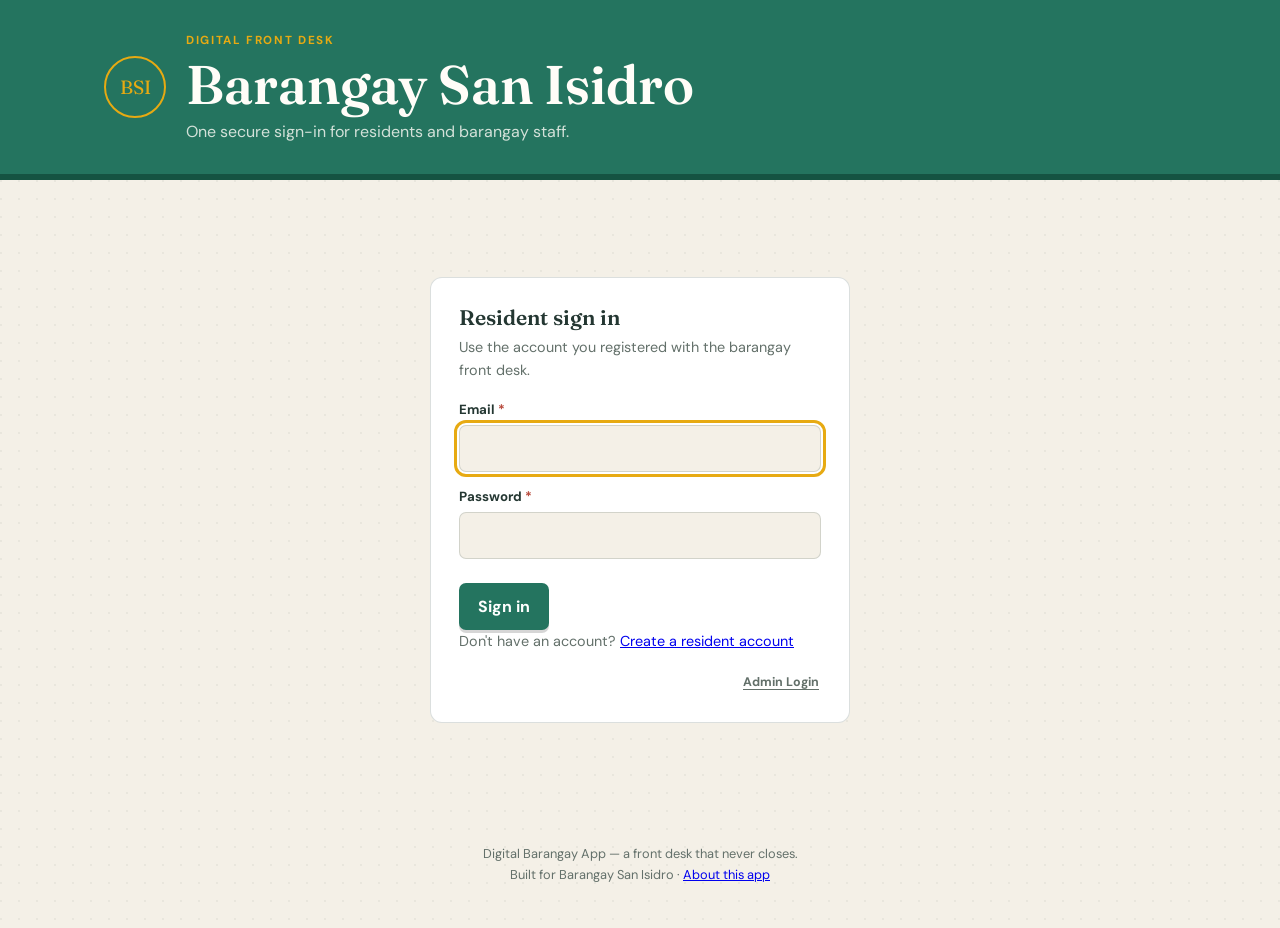
<file: index.html>
<!DOCTYPE html>
<html lang="en">
<head>
<meta charset="UTF-8">
<meta name="viewport" content="width=device-width, initial-scale=1.0">
<meta name="description" content="Sign in to Barangay San Isidro's digital front desk">
<title>Sign In — Digital Barangay App</title>
<link rel="stylesheet" href="style.css">
<link rel="stylesheet" href="admin.css">
</head>
<body>
<header class="hall-header"><div class="hall-header__inner"><div class="seal" aria-hidden="true">BSI</div><div><p class="eyebrow">Digital Front Desk</p><h1>Barangay San Isidro</h1><p class="tagline">One secure sign-in for residents and barangay staff.</p></div></div></header>
<main class="gateway-shell"><div class="gateway-card-wrap"><form id="gateway-form" class="counter-form admin-login-card" novalidate><div class="gateway-title"><h3 id="gateway-heading">Resident sign in</h3></div><p class="hint" id="gateway-hint">Use the account you registered with the barangay front desk.</p><div id="gateway-error" class="form-alert" hidden></div><label for="gateway-email">Email <span aria-hidden="true">*</span></label><input id="gateway-email" type="email" autocomplete="username" required><label for="gateway-password">Password <span aria-hidden="true">*</span></label><input id="gateway-password" type="password" autocomplete="current-password" required><button type="submit" class="btn btn--green" id="gateway-submit">Sign in</button><p class="hint" id="gateway-register-row" style="margin-bottom:0">Don't have an account? <a href="member-register.html">Create a resident account</a></p><div class="mode-switch-row"><button type="button" id="gateway-switch" class="mode-switch">Admin Login</button></div></form></div></main>
<footer class="hall-footer"><p>Digital Barangay App — a front desk that never closes.</p><span>Built for Barangay San Isidro · <a href="about.html">About this app</a></span></footer>
<script src="api.js"></script><script src="gateway.js"></script>
</body></html>
</file>
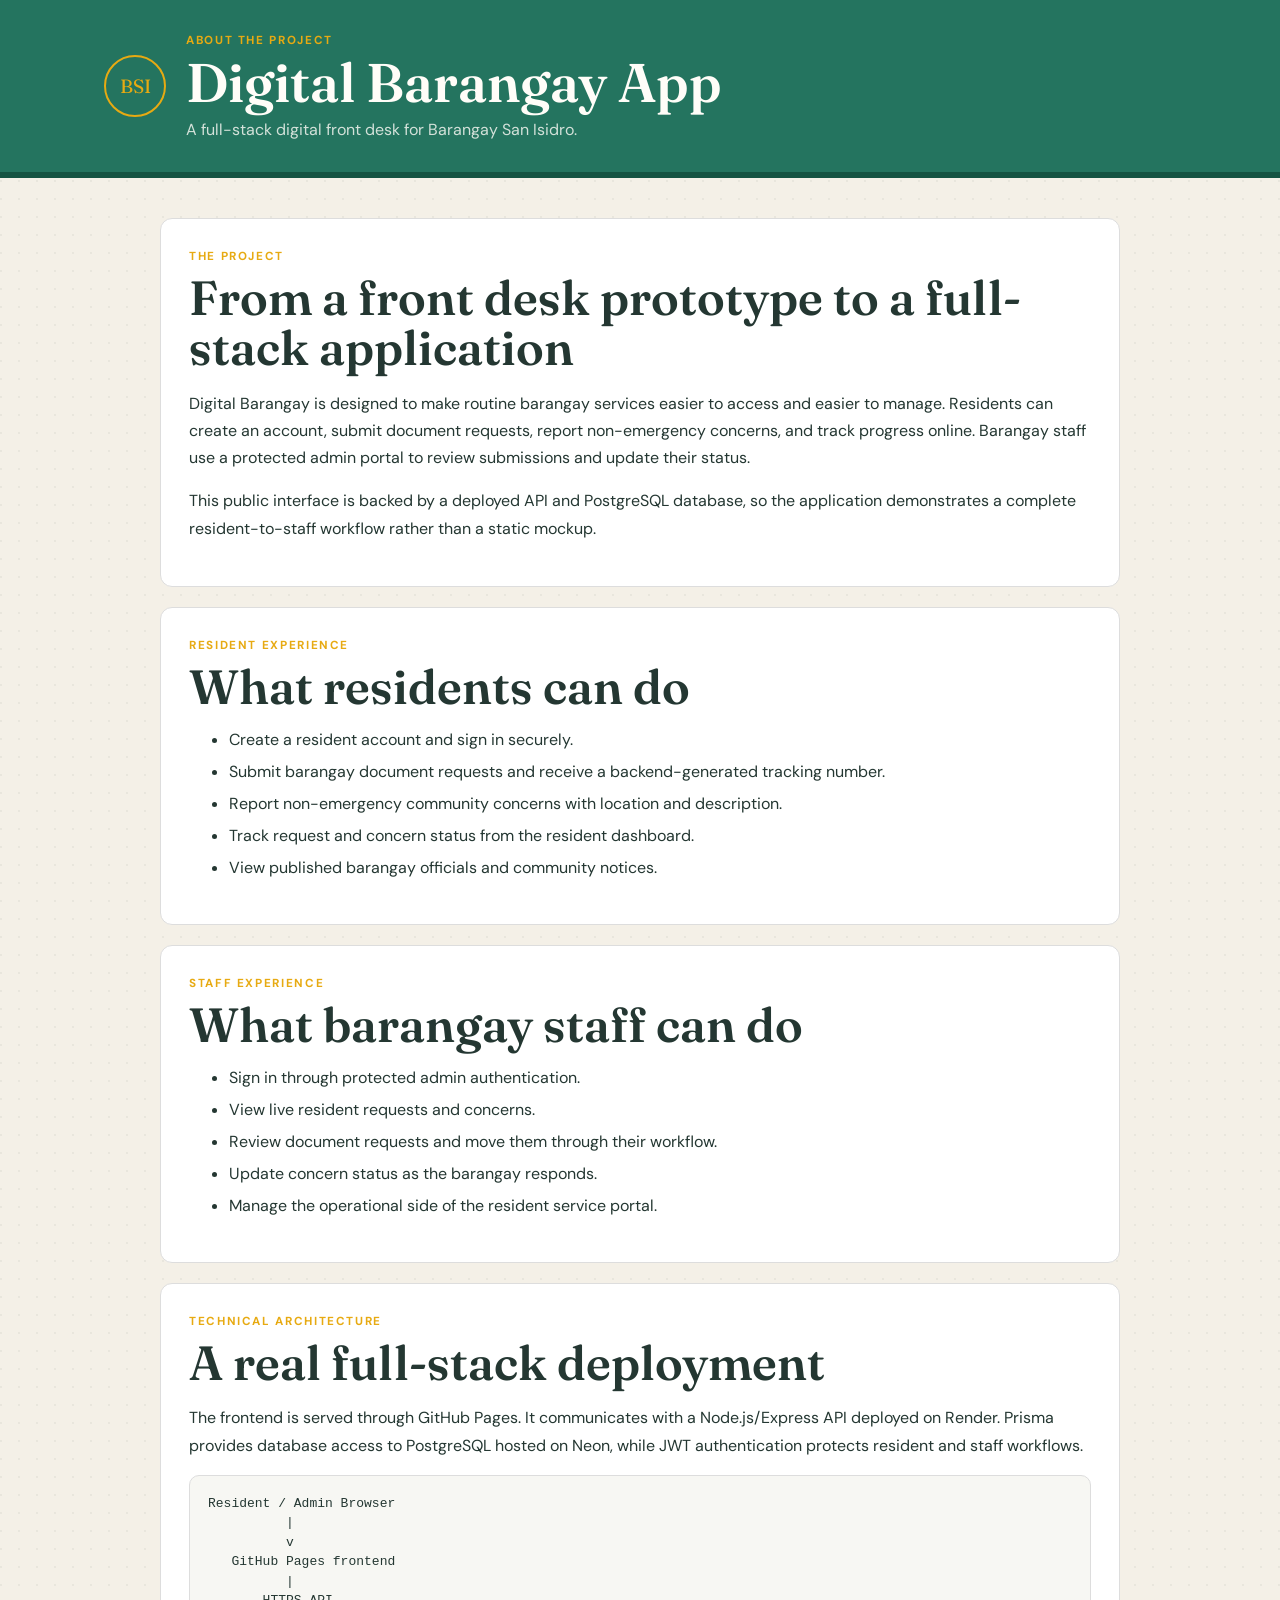
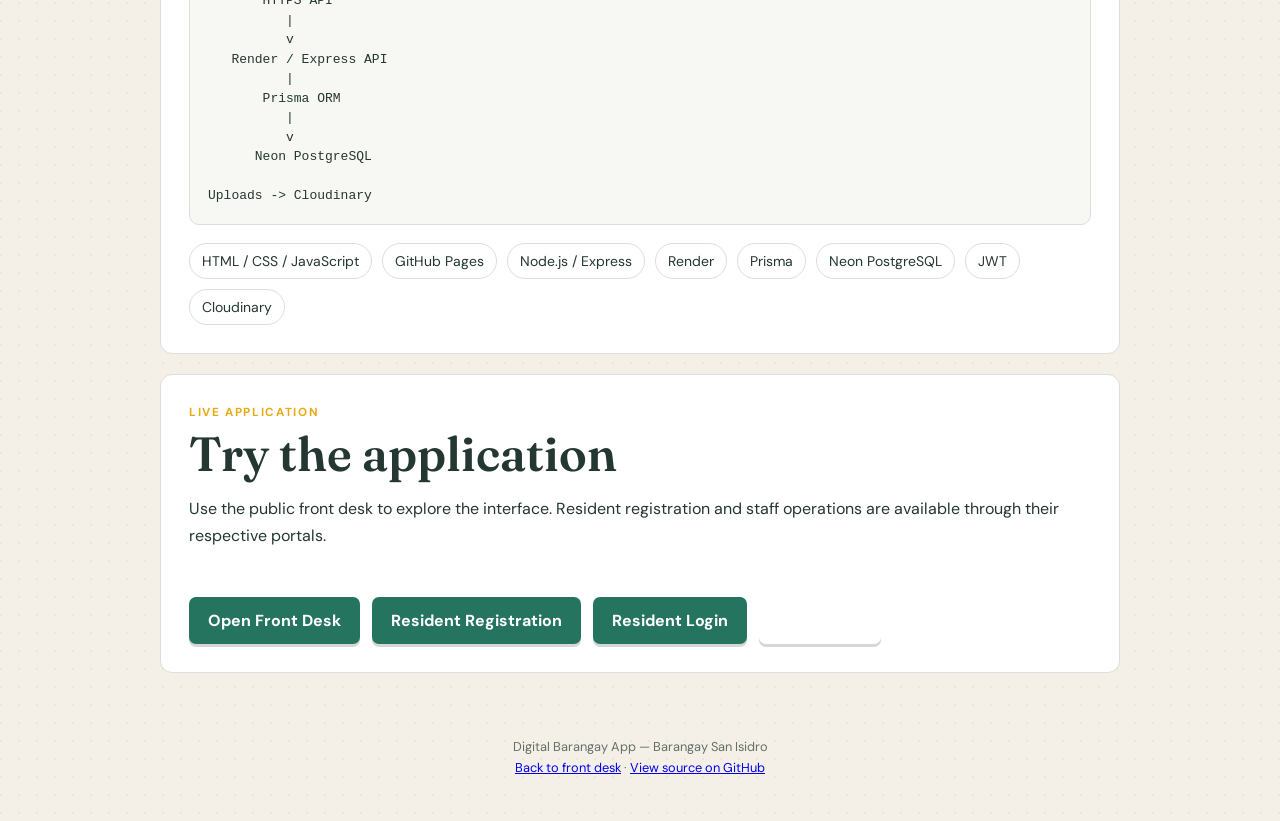
<file: about.html>
<!DOCTYPE html>
<html lang="en">
<head>
<meta charset="UTF-8"><meta name="viewport" content="width=device-width, initial-scale=1.0">
<meta name="description" content="About the Digital Barangay App — a full-stack resident and barangay staff portal">
<title>About — Digital Barangay App</title>
<link rel="stylesheet" href="style.css">
<style>
.about-main{max-width:1000px;margin:40px auto;padding:0 20px}.about-card{background:#fff;border:1px solid #ddd;border-radius:12px;padding:28px;margin-bottom:20px}.about-card h2{margin-top:0}.about-card p{line-height:1.7}.about-card li{margin:8px 0;line-height:1.5}.stack{display:flex;flex-wrap:wrap;gap:10px;margin-top:18px}.stack span{padding:8px 12px;border:1px solid #ddd;border-radius:999px;font-size:14px}.about-actions{display:flex;gap:12px;flex-wrap:wrap;margin-top:24px}.about-actions a{text-decoration:none}.architecture{background:#f7f7f3;border:1px solid #ddd;border-radius:10px;padding:18px;overflow:auto;font-family:ui-monospace,SFMono-Regular,Consolas,monospace;font-size:13px;line-height:1.5}.eyebrow{margin-bottom:6px}
</style>
</head>
<body>
<header class="hall-header"><div class="hall-header__inner"><div class="seal" aria-hidden="true">BSI</div><div><p class="eyebrow">About the project</p><h1>Digital Barangay App</h1><p class="tagline">A full-stack digital front desk for Barangay San Isidro.</p></div></div></header>
<main class="about-main">
<section class="about-card"><p class="eyebrow">THE PROJECT</p><h2>From a front desk prototype to a full-stack application</h2><p>Digital Barangay is designed to make routine barangay services easier to access and easier to manage. Residents can create an account, submit document requests, report non-emergency concerns, and track progress online. Barangay staff use a protected admin portal to review submissions and update their status.</p><p>This public interface is backed by a deployed API and PostgreSQL database, so the application demonstrates a complete resident-to-staff workflow rather than a static mockup.</p></section>
<section class="about-card"><p class="eyebrow">RESIDENT EXPERIENCE</p><h2>What residents can do</h2><ul><li>Create a resident account and sign in securely.</li><li>Submit barangay document requests and receive a backend-generated tracking number.</li><li>Report non-emergency community concerns with location and description.</li><li>Track request and concern status from the resident dashboard.</li><li>View published barangay officials and community notices.</li></ul></section>
<section class="about-card"><p class="eyebrow">STAFF EXPERIENCE</p><h2>What barangay staff can do</h2><ul><li>Sign in through protected admin authentication.</li><li>View live resident requests and concerns.</li><li>Review document requests and move them through their workflow.</li><li>Update concern status as the barangay responds.</li><li>Manage the operational side of the resident service portal.</li></ul></section>
<section class="about-card"><p class="eyebrow">TECHNICAL ARCHITECTURE</p><h2>A real full-stack deployment</h2><p>The frontend is served through GitHub Pages. It communicates with a Node.js/Express API deployed on Render. Prisma provides database access to PostgreSQL hosted on Neon, while JWT authentication protects resident and staff workflows.</p><pre class="architecture">Resident / Admin Browser
          |
          v
   GitHub Pages frontend
          |
       HTTPS API
          |
          v
   Render / Express API
          |
       Prisma ORM
          |
          v
      Neon PostgreSQL

Uploads -> Cloudinary</pre><div class="stack"><span>HTML / CSS / JavaScript</span><span>GitHub Pages</span><span>Node.js / Express</span><span>Render</span><span>Prisma</span><span>Neon PostgreSQL</span><span>JWT</span><span>Cloudinary</span></div></section>
<section class="about-card"><p class="eyebrow">LIVE APPLICATION</p><h2>Try the application</h2><p>Use the public front desk to explore the interface. Resident registration and staff operations are available through their respective portals.</p><div class="about-actions"><a class="btn btn--green" href="index.html">Open Front Desk</a><a class="btn btn--green" href="member-register.html">Resident Registration</a><a class="btn btn--green" href="member-login.html">Resident Login</a><a class="btn btn--ghost" href="admin-login.html">Staff Login</a></div></section>
</main>
<footer class="hall-footer"><p>Digital Barangay App — Barangay San Isidro</p><span><a href="index.html">Back to front desk</a> · <a href="https://github.com/arjayb/Digital-Barangay-App">View source on GitHub</a></span></footer>
</body></html>
</file>
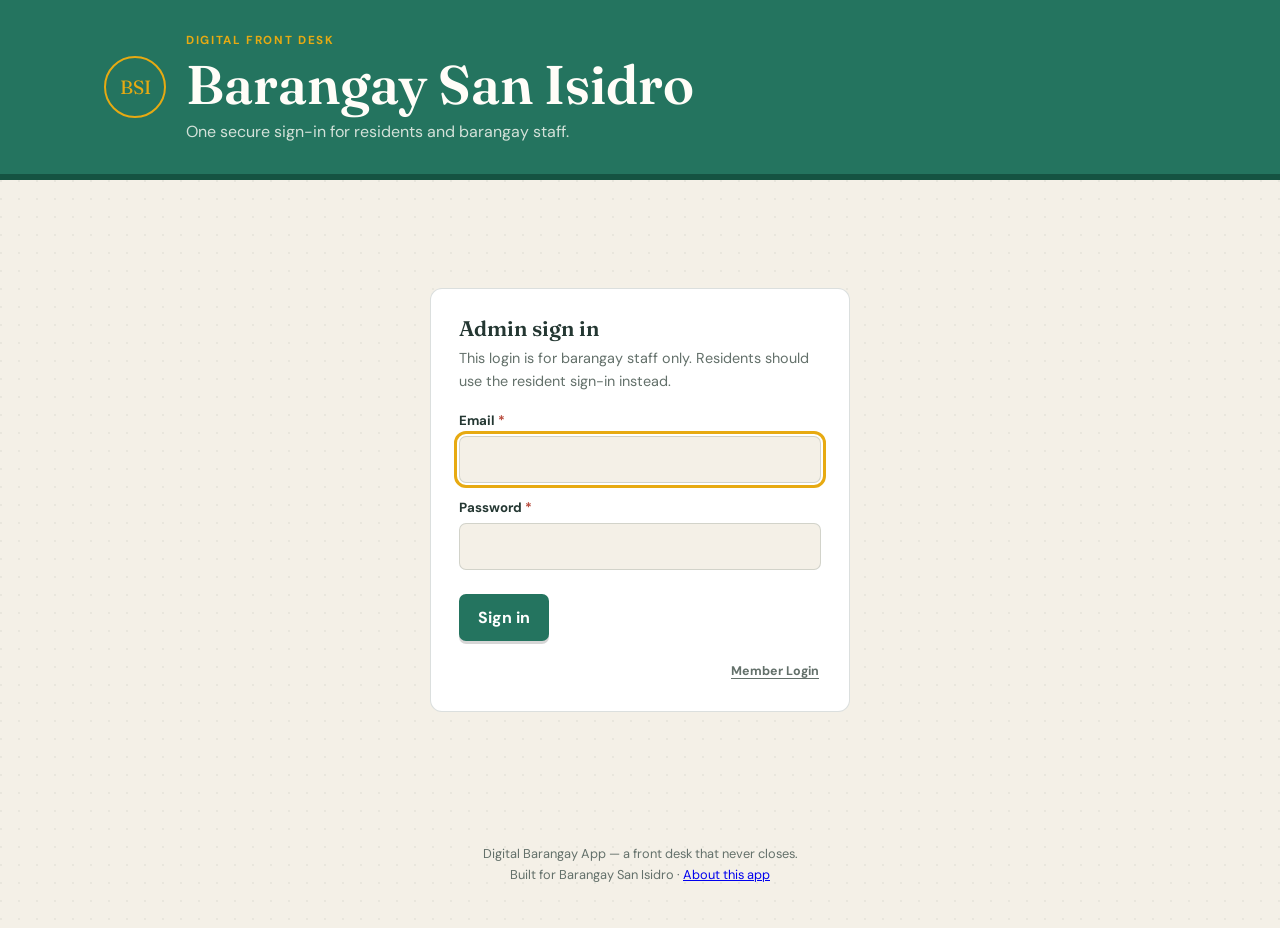
<file: admin-dashboard.html>
<!DOCTYPE html>
<html lang="en">
<head>
<meta charset="UTF-8"><meta name="viewport" content="width=device-width, initial-scale=1.0"><meta name="robots" content="noindex"><title>Admin Dashboard — Digital Barangay App</title><link rel="stylesheet" href="style.css"><link rel="stylesheet" href="admin.css"><script src="api.js"></script><script src="admin-guard.js"></script>
</head><body class="admin-body">
<header class="app-shell-header"><div class="app-shell-header__inner"><div class="app-shell-header__brand"><div class="seal" aria-hidden="true">BSI</div><div><p class="eyebrow">Staff Portal</p><strong>Barangay San Isidro</strong></div></div><div class="app-shell-header__account"><span class="role-badge">Admin</span><span id="welcome-staffid" class="hint" style="margin:0"></span><strong id="welcome-name"></strong><button id="logout-btn" class="btn btn--ghost" type="button">Log out</button></div><nav class="portal-nav" aria-label="Admin modules"><button class="portal-nav__item portal-nav__item--active" data-nav="dashboard" type="button">Dashboard</button><button class="portal-nav__item" data-nav="residents" type="button">Residents</button><button class="portal-nav__item" data-nav="requests" type="button">Requests</button><button class="portal-nav__item" data-nav="claims" type="button">Claim Verification</button><button class="portal-nav__item" data-nav="concerns" type="button">Concerns</button><button class="portal-nav__item" data-nav="notices" type="button">Notices</button><button class="portal-nav__item" data-nav="officials" type="button">Officials</button><button class="portal-nav__item" data-nav="activity" type="button">Activity</button></nav></div></header>
<main class="portal-main"><div id="admin-alert" class="page-alert" hidden></div>
<section class="portal-panel" data-panel="dashboard"><div class="portal-card"><p class="eyebrow">Operations</p><h2>What requires barangay staff attention</h2><p class="hint">Live data from Render and Neon PostgreSQL. Signed in as <strong id="welcome-staffid-inline"></strong>. Meaningful administrative changes are recorded in the shared ledger.</p><div class="quick-actions"><button id="refresh-btn" class="btn btn--green" type="button">Refresh</button><button class="btn btn--ghost" type="button" data-nav="claims">Verify Claim</button><button class="btn btn--ghost" type="button" data-nav="activity">Open Activity</button></div></div><div class="portal-grid-3" style="grid-template-columns:repeat(4,1fr)"><div class="portal-metric"><span>Residents</span><strong id="metric-users">—</strong></div><div class="portal-metric"><span>Total Requests</span><strong id="metric-requests">—</strong></div><div class="portal-metric"><span>Pending Requests</span><strong id="metric-pending">—</strong></div><div class="portal-metric"><span>Open Concerns</span><strong id="metric-concerns">—</strong></div></div></section>
<section class="portal-panel" data-panel="requests" hidden><div class="portal-card"><h2>Document Requests</h2><p class="hint">Only valid next steps are offered. View History uses the shared permanent record timeline.</p><div id="requests-loading" class="hint">Loading…</div><table class="data-table"><thead><tr><th>Resident</th><th>Document</th><th>Purpose</th><th>Submitted</th><th>Status</th><th>Note</th><th>History</th><th></th></tr></thead><tbody id="requests-body"></tbody></table></div></section>
<section class="portal-panel" data-panel="claims" hidden><div class="portal-card"><p class="eyebrow">Claim Verification</p><h2>Scan QR or enter Claim No.</h2><p class="hint">Scanning only retrieves the record. Nothing is released until an Admin explicitly confirms release.</p><div class="claim-verify-grid"><div><div class="quick-actions"><button id="claim-camera-start" class="btn btn--green" type="button">Scan QR with Camera</button><button id="claim-camera-stop" class="btn btn--ghost" type="button" hidden>Stop Camera</button></div><video id="claim-camera" class="claim-camera" playsinline hidden></video><p id="claim-camera-note" class="hint">If camera QR scanning is unavailable, use the Claim No. below.</p></div><form id="claim-lookup-form" class="counter-form"><label for="claim-number">Claim No.</label><input id="claim-number" type="text" placeholder="DB-2026-00142"><button class="btn btn--green" type="submit">Find Claim</button></form></div><div id="claim-result" class="claim-result"><p class="hint">No claim loaded.</p></div></div></section>
<section class="portal-panel" data-panel="concerns" hidden><div class="portal-card"><h2>Community Concerns</h2><p class="hint">Review reports and move them through the response workflow.</p><div id="concerns-loading" class="hint">Loading…</div><table class="data-table"><thead><tr><th>Resident</th><th>Category</th><th>Location</th><th>Description</th><th>Submitted</th><th>Status</th><th>History</th><th></th></tr></thead><tbody id="concerns-body"></tbody></table></div></section>
<section class="portal-panel" data-panel="residents" hidden><div class="portal-card"><h2>Residents</h2><p class="hint">Registered accounts across the organization.</p><div id="users-loading" class="hint">Loading…</div><div id="users-error" class="hint" hidden>Resident list is unavailable right now.</div><table class="data-table"><thead><tr><th>Name</th><th>Email</th><th>Role</th><th>Joined</th><th>History</th></tr></thead><tbody id="users-body"></tbody></table></div></section>
<section class="portal-panel" data-panel="notices" hidden><div class="portal-card"><h2>Notices</h2><p class="hint">Published barangay notices with shared administrative history.</p><div id="notices-loading" class="hint">Loading…</div><table class="data-table"><thead><tr><th>Title</th><th>Category</th><th>Published</th><th>Expires</th><th>History</th></tr></thead><tbody id="notices-body"></tbody></table></div></section>
<section class="portal-panel" data-panel="officials" hidden><div class="portal-card"><h2>Officials</h2><p class="hint">Barangay officials with shared administrative history.</p><div id="officials-loading" class="hint">Loading…</div><table class="data-table"><thead><tr><th>Name</th><th>Position</th><th>Committee</th><th>Term</th><th>History</th></tr></thead><tbody id="officials-body"></tbody></table></div></section>
<section class="portal-panel" data-panel="activity" hidden><div class="portal-card"><p class="eyebrow">Shared Admin Ledger</p><h2>Activity</h2><p class="hint">Load operational history across Admins and modules. Record history remains permanent; the global search window is limited to 90 days.</p><div class="activity-filters"><label>Date Range <select id="activity-period-select" onchange="const v=this.value;document.querySelector('[data-period=&quot;'+v+'&quot;]')?.click();"><option value="today" selected>Today</option><option value="week">This Week</option><option value="month">This Month</option><option value="custom">Custom Range</option></select></label><label>Admin <select id="activity-admin"><option value="">All Admins</option></select></label><label>Module <select id="activity-module"><option value="">All Modules</option></select></label><label>Action <select id="activity-action"><option value="">All Actions</option></select></label></div><div class="activity-periods" role="group" aria-label="Activity period controls" hidden><button class="btn btn--green" type="button" data-period="today">Today</button><button class="btn btn--ghost" type="button" data-period="week">This Week</button><button class="btn btn--ghost" type="button" data-period="month">This Month</button><button class="btn btn--ghost" type="button" data-period="custom">Custom Range</button></div><div id="custom-range" class="activity-filters" hidden><label>Start <input id="activity-start" type="date"></label><label>End <input id="activity-end" type="date"></label><button id="apply-range" class="btn btn--green" type="button">Apply</button><span class="hint" style="margin:0">Maximum custom range: 90 days.</span></div><div id="activity-loading" class="hint" hidden>Loading activity…</div><div id="activity-warning" class="page-alert" hidden></div><div id="activity-list" class="activity-list"></div></div></section>
</main><div id="history-drawer" class="history-drawer" hidden role="dialog" aria-modal="true" aria-labelledby="history-title"><div class="history-drawer__panel"><div class="history-drawer__head"><div><p class="eyebrow">Record History</p><h2 id="history-title">History</h2></div><button id="history-close" class="btn btn--ghost" type="button">Close</button></div><div id="history-content"></div></div></div><footer class="hall-footer"><p>Digital Barangay App — staff portal</p></footer><script src="admin-portal.js"></script></body></html>
</file>
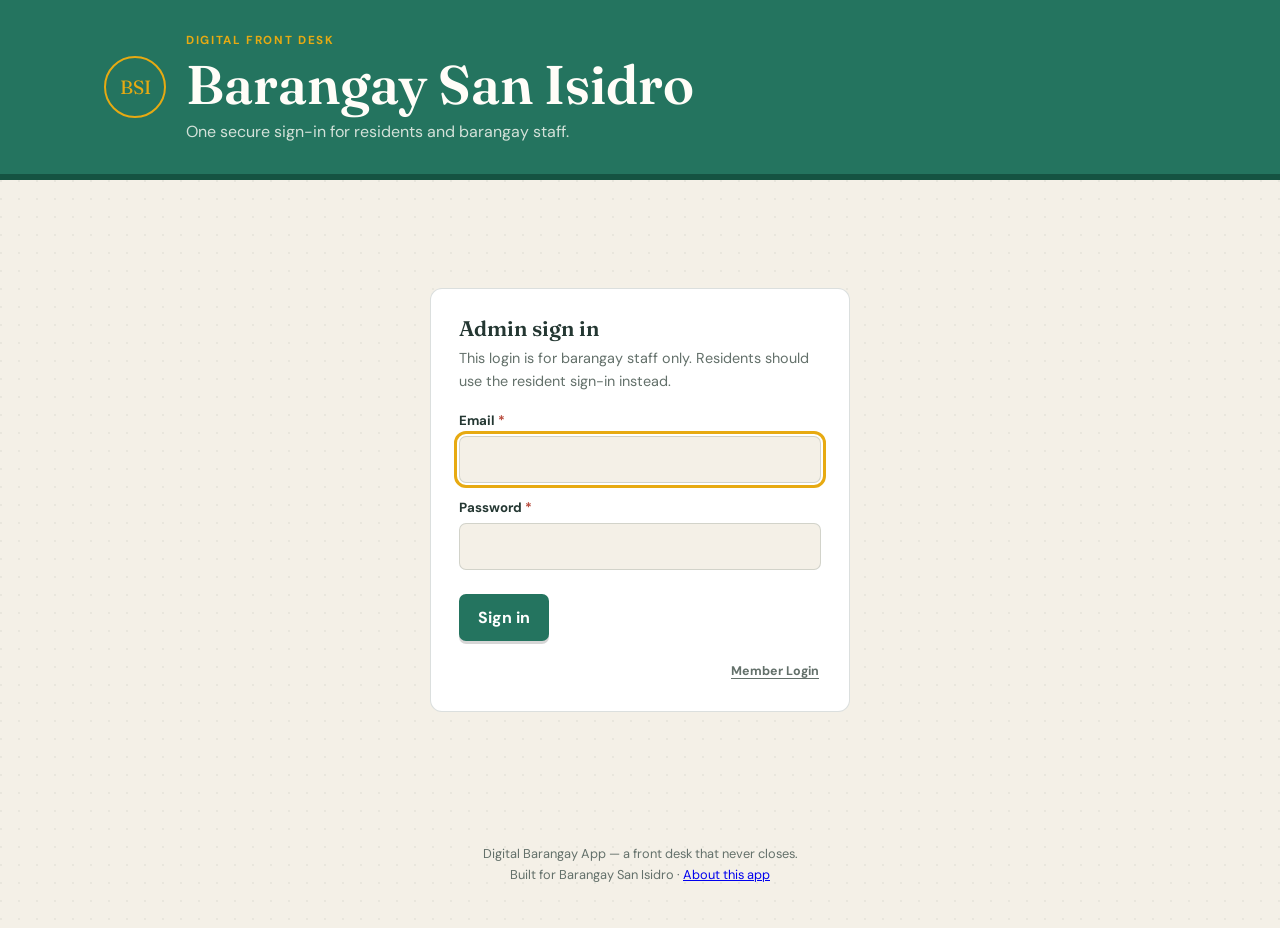
<file: admin-login.html>
<!DOCTYPE html><html lang="en"><head><meta charset="UTF-8"><title>Redirecting… — Digital Barangay App</title><meta name="robots" content="noindex"></head><body><p>Redirecting to <a href="index.html?mode=admin">staff sign in</a>…</p><script>var params=new URLSearchParams(location.search);var next=params.get('next');var target=new URL('index.html',location.href);target.searchParams.set('mode','admin');if(next)target.searchParams.set('next',next);location.replace(target.toString());</script></body></html>
</file>
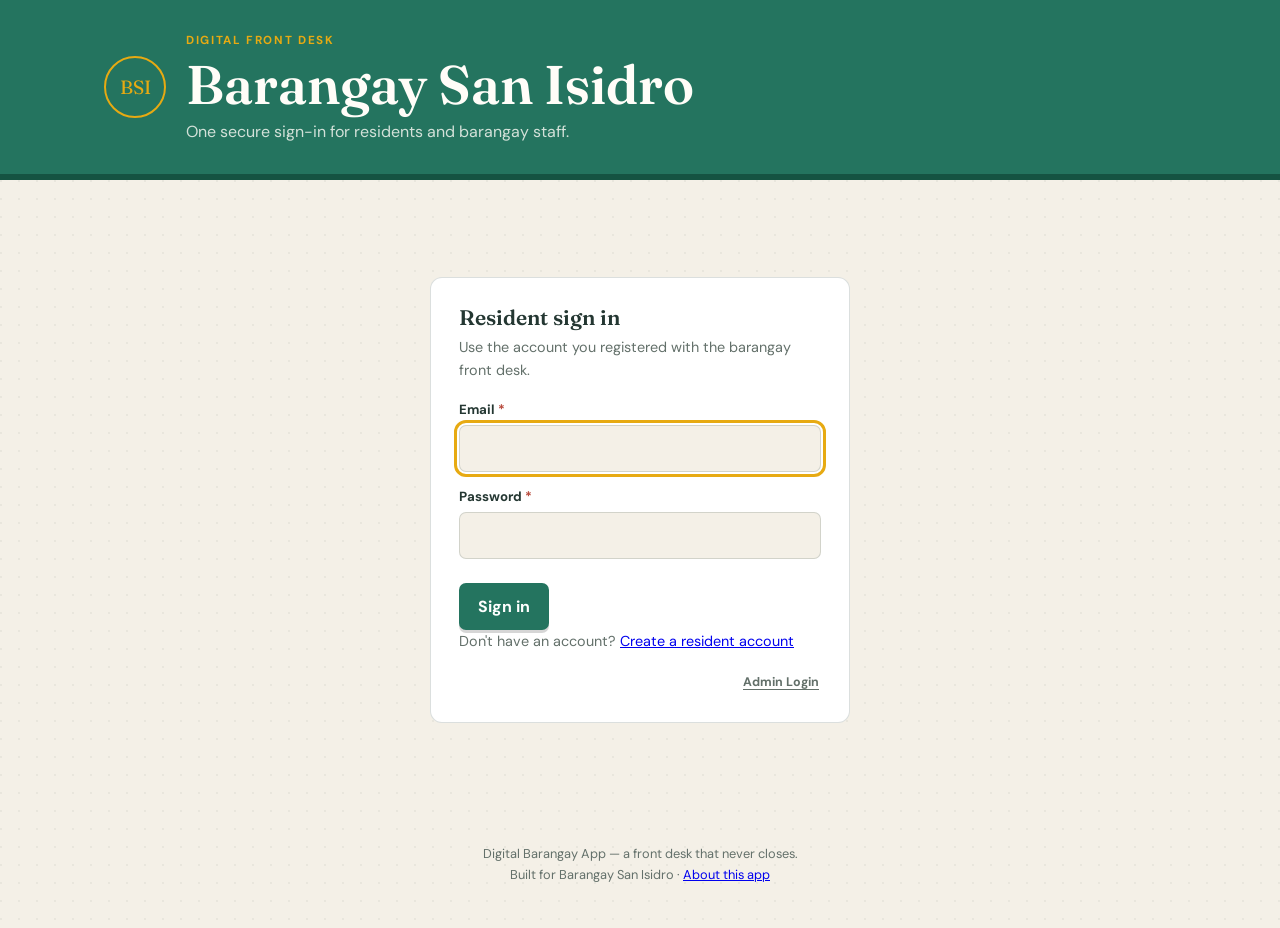
<file: member-login.html>
<!DOCTYPE html><html lang="en"><head><meta charset="UTF-8"><title>Redirecting… — Digital Barangay App</title><meta name="robots" content="noindex"></head><body><p>Redirecting to <a href="index.html">sign in</a>…</p><script>var params=new URLSearchParams(location.search);var next=params.get('next');var target=new URL('index.html',location.href);if(next)target.searchParams.set('next',next);location.replace(target.toString());</script></body></html>
</file>
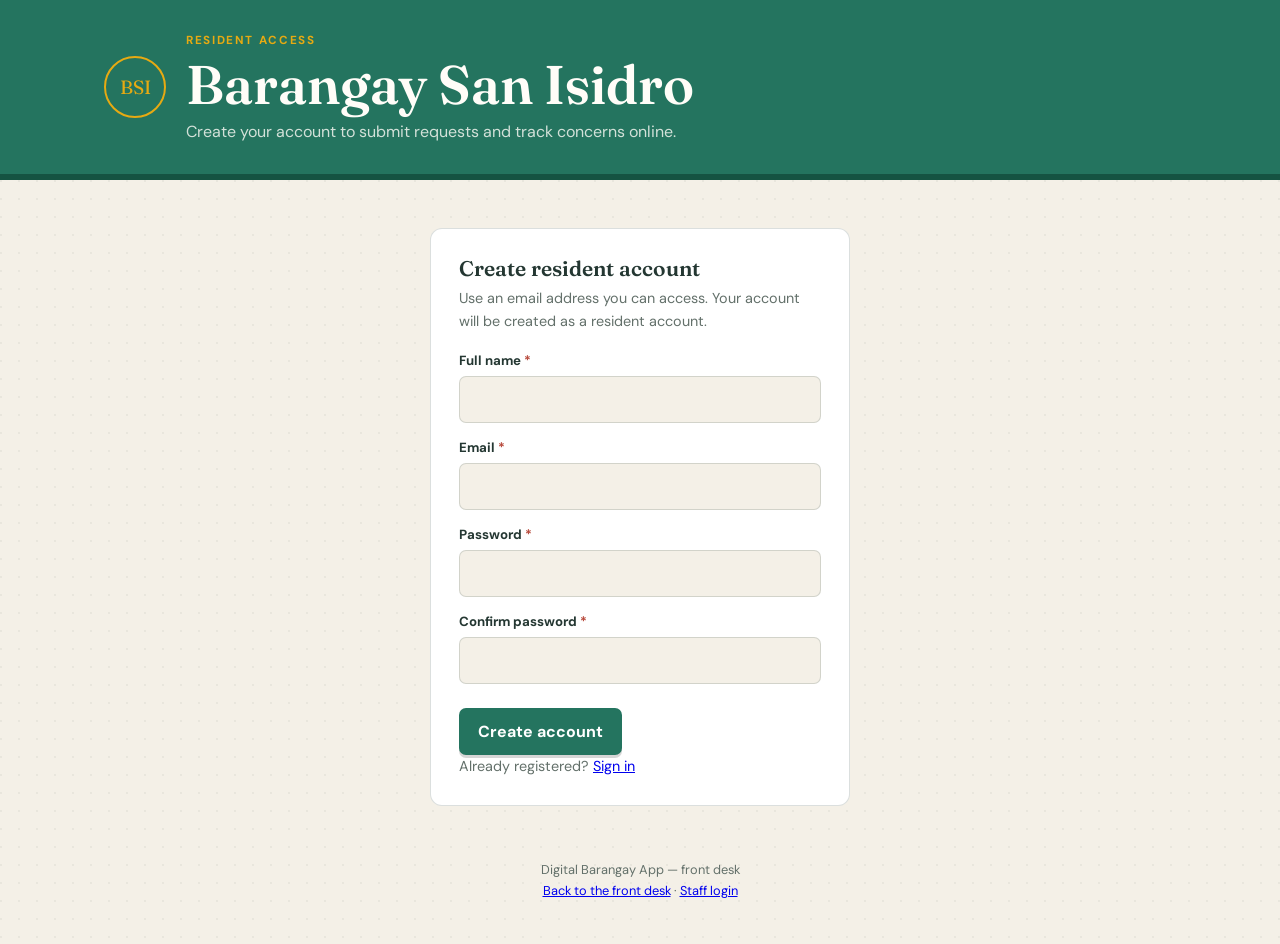
<file: member-register.html>
<!DOCTYPE html>
<html lang="en">
<head>
<meta charset="UTF-8"><meta name="viewport" content="width=device-width, initial-scale=1.0">
<meta name="description" content="Create a resident account for the Digital Barangay App">
<title>Resident Registration — Digital Barangay App</title>
<link rel="stylesheet" href="style.css"><link rel="stylesheet" href="admin.css">
</head>
<body>
<header class="hall-header"><div class="hall-header__inner"><div class="seal" aria-hidden="true">BSI</div><div><p class="eyebrow">Resident Access</p><h1>Barangay San Isidro</h1><p class="tagline">Create your account to submit requests and track concerns online.</p></div></div></header>
<main class="admin-shell">
<form id="register-form" class="counter-form admin-login-card" novalidate>
<h3>Create resident account</h3><p class="hint">Use an email address you can access. Your account will be created as a resident account.</p>
<div id="register-error" class="form-alert" hidden></div>
<label for="full-name">Full name <span aria-hidden="true">*</span></label><input id="full-name" type="text" autocomplete="name" required>
<label for="email">Email <span aria-hidden="true">*</span></label><input id="email" type="email" autocomplete="email" required>
<label for="password">Password <span aria-hidden="true">*</span></label><input id="password" type="password" autocomplete="new-password" minlength="8" required>
<label for="confirm-password">Confirm password <span aria-hidden="true">*</span></label><input id="confirm-password" type="password" autocomplete="new-password" minlength="8" required>
<button type="submit" class="btn btn--green" id="register-submit">Create account</button>
<p class="hint" style="margin-bottom:0">Already registered? <a href="member-login.html">Sign in</a></p>
</form>
</main>
<footer class="hall-footer"><p>Digital Barangay App — front desk</p><span><a href="index.html">Back to the front desk</a> &middot; <a href="admin-login.html">Staff login</a></span></footer>
<script src="api.js"></script>
<script>
const form=document.getElementById('register-form'), error=document.getElementById('register-error'), button=document.getElementById('register-submit');
form.addEventListener('submit',async e=>{e.preventDefault();error.hidden=true;const fullName=document.getElementById('full-name').value.trim(),email=document.getElementById('email').value.trim(),password=document.getElementById('password').value,confirm=document.getElementById('confirm-password').value;if(!fullName||!email||!password){error.textContent='Please complete all required fields.';error.hidden=false;return}if(password.length<8){error.textContent='Password must be at least 8 characters.';error.hidden=false;return}if(password!==confirm){error.textContent='Passwords do not match.';error.hidden=false;return}button.disabled=true;button.textContent='Creating account…';try{const result=await registerUser(fullName,email,password);if(result.token&&result.user){setSession(result.token,result.user);location.replace('member-dashboard.html')}else{location.replace('member-login.html?registered=1')}}catch(err){error.textContent=err.message;error.hidden=false;button.disabled=false;button.textContent='Create account'}});
</script>
</body></html>
</file>
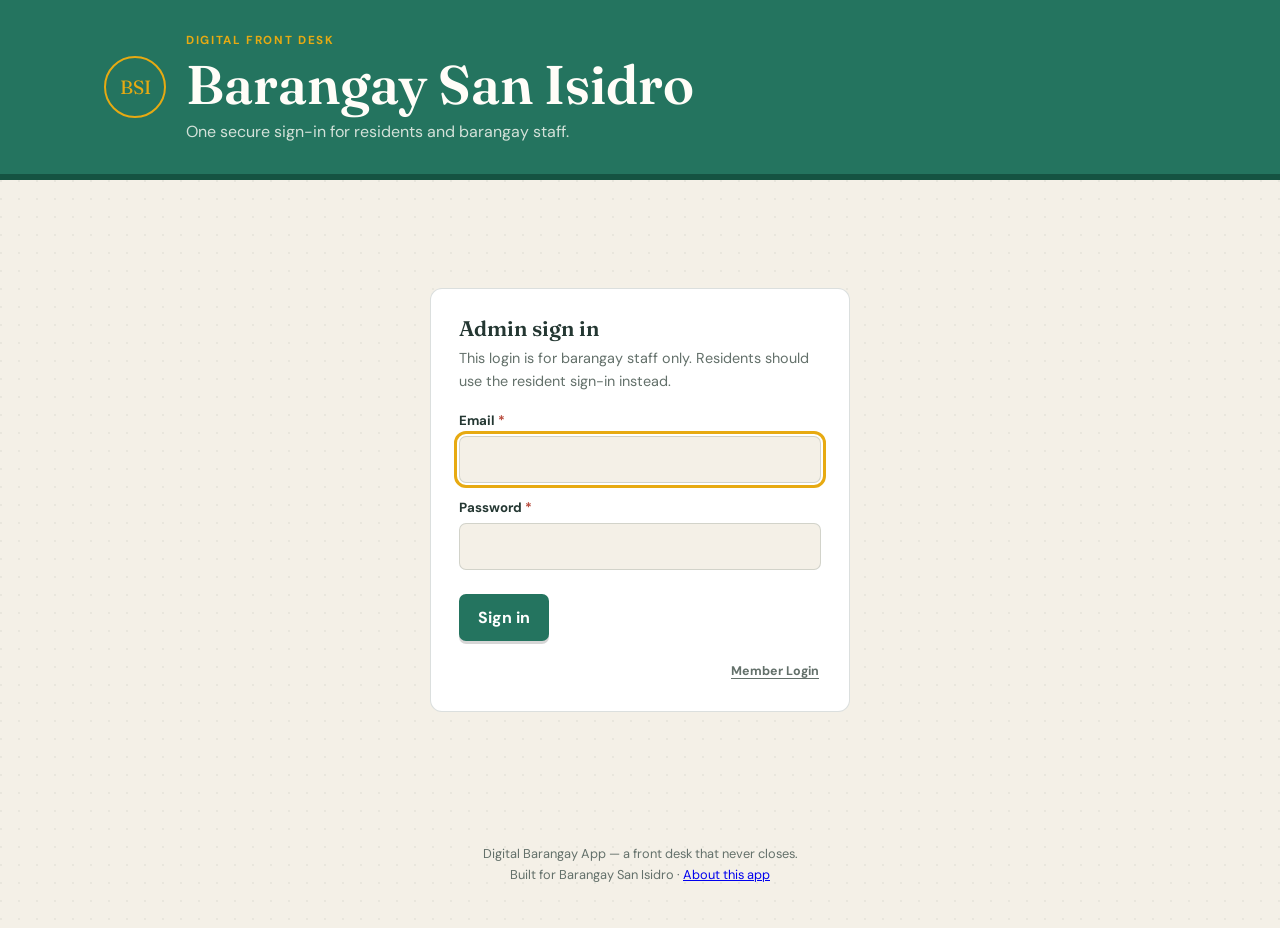
<file: webmaster-dashboard.html>
<!DOCTYPE html>
<html lang="en">
<head>
<meta charset="UTF-8">
<meta name="viewport" content="width=device-width, initial-scale=1.0">
<meta name="robots" content="noindex">
<title>Webmaster Dashboard — Digital Barangay App</title>
<link rel="stylesheet" href="style.css">
<link rel="stylesheet" href="admin.css">
<script src="api.js"></script>
<script src="webmaster-guard.js"></script>
</head>
<body class="admin-body">

<header class="app-shell-header">
  <div class="app-shell-header__inner">
    <div class="app-shell-header__brand">
      <div class="seal" aria-hidden="true">BSI</div>
      <div>
        <p class="eyebrow">Webmaster Portal</p>
        <strong>Barangay San Isidro</strong>
      </div>
    </div>
    <div class="app-shell-header__account">
      <span class="role-badge">Webmaster</span>
      <strong id="welcome-name"></strong>
      <button id="logout-btn" class="btn btn--ghost" type="button">Log out</button>
    </div>
  </div>
</header>

<main class="portal-main">
  <div id="webmaster-alert" class="page-alert" hidden></div>

  <div class="portal-card">
    <p class="eyebrow">Credential Governance</p>
    <h2>Admin credentialing &amp; access</h2>
    <p class="hint">Scope is credential governance only — Webmaster does not process resident requests or concerns.</p>
    <div class="quick-actions">
      <button id="refresh-btn" class="btn btn--green" type="button">Refresh</button>
    </div>
  </div>

  <div class="portal-grid-3">
    <div class="portal-metric"><span>Pending Applications</span><strong id="metric-pending">—</strong></div>
    <div class="portal-metric"><span>Active Admins</span><strong id="metric-active-admins">—</strong></div>
    <div class="portal-metric"><span>Suspended Admins</span><strong id="metric-suspended-admins">—</strong></div>
  </div>

  <section class="portal-card">
    <h2>Credential Requests</h2>
    <p class="hint">Pending Admin applications awaiting review.</p>
    <div id="applications-loading" class="hint">Loading…</div>
    <table class="data-table">
      <thead><tr><th>Applicant</th><th>Email</th><th>Status</th><th>Applied</th><th>Review note</th><th></th></tr></thead>
      <tbody id="applications-body"></tbody>
    </table>
  </section>

  <section class="portal-card">
    <h2>Administrators</h2>
    <p class="hint">All approved Admin accounts and their current access.</p>
    <div id="admins-loading" class="hint">Loading…</div>
    <table class="data-table">
      <thead><tr><th>Staff ID</th><th>Name</th><th>Email</th><th>Status</th><th></th></tr></thead>
      <tbody id="admins-body"></tbody>
    </table>
  </section>

  <section class="portal-card">
    <h2>Credential History</h2>
    <p class="hint">Every approve, reject, suspend, and reactivate action, attributed to the Webmaster who performed it.</p>
    <div id="history-loading" class="hint">Loading…</div>
    <table class="data-table">
      <thead><tr><th>Action</th><th>Subject</th><th>Performed by</th><th>Note</th><th>When</th></tr></thead>
      <tbody id="history-body"></tbody>
    </table>
  </section>
</main>

<footer class="hall-footer"><p>Digital Barangay App — webmaster portal</p></footer>

<script src="webmaster-portal.js"></script>
</body>
</html>
</file>
<file: style.css>
@import url('https://fonts.googleapis.com/css2?family=DM+Sans:wght@400;500;600;700&family=Fraunces:opsz,wght@9..144,500;9..144,600&family=IBM+Plex+Mono:wght@500;600&display=swap');

:root {
  --paper: #f4f0e7;
  --paper-dark: #e8e0ce;
  --ink: #243732;
  --ink-soft: #63706a;
  --green: #24745f;
  --green-dark: #155342;
  --orange: #dd6536;
  --gold: #e7aa12;
  --red: #b64638;
  --line: rgba(36, 55, 50, .16);
  --white: #fffdf8;
  --shadow: 0 8px 22px rgba(35, 55, 49, .08);
}

* { box-sizing: border-box; }

html { scroll-behavior: smooth; }

body {
  margin: 0;
  color: var(--ink);
  background: var(--paper);
  background-image: radial-gradient(circle at 1px 1px, rgba(36,55,50,.055) 1px, transparent 0);
  background-size: 18px 18px;
  font-family: "DM Sans", sans-serif;
}

button, input, select, textarea { font: inherit; }
button { cursor: pointer; }

h1, h2, h3 {
  margin: 0;
  font-family: "Fraunces", Georgia, serif;
  font-weight: 600;
  line-height: 1.05;
}

h1 { font-size: clamp(2.2rem, 5vw, 3.4rem); color: var(--white); }
h2 { margin-bottom: 12px; font-size: clamp(2rem, 4vw, 3rem); }
h3 { font-size: 1.32rem; }

.eyebrow {
  margin: 0 0 8px;
  color: var(--gold);
  font-size: .73rem;
  font-weight: 700;
  letter-spacing: .14em;
  text-transform: uppercase;
}

.hint {
  max-width: 55ch;
  margin: 0 0 20px;
  color: var(--ink-soft);
  font-size: .9rem;
  line-height: 1.55;
}

.hall-header {
  color: var(--white);
  background: var(--green);
  border-bottom: 6px solid var(--green-dark);
}

.hall-header__inner {
  display: flex;
  align-items: center;
  gap: 20px;
  max-width: 1120px;
  margin: 0 auto;
  padding: 32px 24px;
}

.seal {
  display: grid;
  flex: 0 0 62px;
  place-items: center;
  width: 62px;
  height: 62px;
  border: 2px solid var(--gold);
  border-radius: 50%;
  color: var(--gold);
  font-family: "Fraunces", serif;
  font-size: 1.2rem;
}

.tagline { margin: 8px 0 0; color: rgba(255,253,248,.8); }

.header-note {
  display: grid;
  gap: 5px;
  max-width: 215px;
  margin-left: auto;
  padding-left: 22px;
  border-left: 1px solid rgba(255,255,255,.25);
  color: rgba(255,253,248,.76);
  font-size: .8rem;
  line-height: 1.45;
}

.header-note strong { color: var(--gold); font-size: .7rem; letter-spacing: .12em; text-transform: uppercase; }

.tabs {
  display: flex;
  gap: 5px;
  max-width: 1120px;
  margin: 0 auto;
  padding: 18px 24px 0;
}

.tab {
  position: relative;
  top: 1px;
  padding: 14px 20px;
  border: 1px solid var(--line);
  border-bottom: 0;
  border-radius: 5px 5px 0 0;
  color: var(--ink-soft);
  background: rgba(232,224,206,.76);
  font-weight: 700;
  transition: .2s ease;
}

.tab:hover { color: var(--ink); background: var(--paper-dark); }
.tab--active { color: var(--ink); background: var(--white); box-shadow: 0 -2px 0 var(--gold); }
.tab:focus-visible, .btn:focus-visible, input:focus-visible, select:focus-visible, textarea:focus-visible { outline: 3px solid var(--gold); outline-offset: 2px; }

.desk { max-width: 1120px; margin: 0 auto; padding: 0 24px 70px; }

.panel {
  min-height: 620px;
  padding: 44px;
  border: 1px solid var(--line);
  border-radius: 0 5px 5px 5px;
  background: var(--white);
  box-shadow: var(--shadow);
}

.panel[hidden] { display: none; }
.section-intro { margin-bottom: 30px; }
.panel__grid { display: grid; grid-template-columns: minmax(0, 1fr) minmax(0, .9fr); gap: 34px; align-items: start; }

.counter-form {
  padding: 28px;
  border: 1px solid var(--line);
  border-radius: 12px;
  background: #fff;
}

.counter-form h3 { margin-bottom: 8px; }
.counter-form label { display: block; margin: 16px 0 7px; font-size: .83rem; font-weight: 700; }
.counter-form label span[aria-hidden] { color: var(--red); }

.counter-form input, .counter-form select, .counter-form textarea {
  width: 100%;
  padding: 12px 13px;
  border: 1px solid var(--line);
  border-radius: 7px;
  color: var(--ink);
  background: var(--paper);
}

.counter-form textarea { resize: vertical; }
.checkbox-label { display: flex !important; align-items: center; gap: 9px; font-weight: 500 !important; }
.checkbox-label input { width: auto; accent-color: var(--green); }

.btn {
  margin-top: 24px;
  padding: 13px 19px;
  border: 0;
  border-radius: 7px;
  color: white;
  font-weight: 700;
  box-shadow: 0 3px 0 rgba(0,0,0,.16);
  transition: transform .15s ease, filter .15s ease;
}

.btn:hover { filter: brightness(1.08); }
.btn:active { transform: translateY(2px); box-shadow: none; }
.btn--green { background: var(--green); }
.btn--red { background: var(--red); }

.stub-area { min-height: 330px; }
.stub-placeholder {
  display: grid;
  min-height: 330px;
  place-items: center;
  padding: 32px;
  border: 2px dashed rgba(36,55,50,.25);
  border-radius: 12px;
  color: var(--ink-soft);
  text-align: center;
}

.stub {
  padding: 24px;
  border-radius: 12px;
  color: var(--ink);
  background: var(--gold);
  animation: rise .3s ease both;
}

.stub__eyebrow { font-size: .7rem; font-weight: 700; letter-spacing: .13em; text-transform: uppercase; }
.stub__doc { margin: 6px 0 18px; font-family: "Fraunces", serif; font-size: 1.45rem; }
.stub__row { display: flex; justify-content: space-between; gap: 18px; padding: 8px 0; border-top: 1px solid rgba(36,55,50,.18); font-size: .84rem; }
.stub__tracking, .mini-stub__meta, .slip__meta { font-family: "IBM Plex Mono", monospace; }

.request-list, .reports-list { margin-top: 38px; }
.list-heading { display: flex; justify-content: space-between; align-items: end; }
.stub-stack, .slip-stack { display: grid; gap: 10px; margin-top: 15px; }
.mini-stub, .slip { display: flex; justify-content: space-between; align-items: center; gap: 18px; padding: 14px 16px; border: 1px solid var(--line); border-radius: 8px; background: var(--paper); }
.mini-stub__info, .slip__info { display: grid; gap: 4px; }
.mini-stub__doc, .slip__type { font-weight: 700; }
.mini-stub__meta, .slip__meta { color: var(--ink-soft); font-size: .73rem; }

.status-badge { padding: 7px 12px; border: 0; border-radius: 999px; color: white; font-size: .74rem; font-weight: 700; white-space: nowrap; }
.status-Pending, .status-Received { background: var(--orange); }
.status-Ready, .status-In-Progress { color: var(--ink); background: #e9be42; }
.status-Claimed, .status-Resolved { background: var(--green); }

.id-card-grid { display: grid; grid-template-columns: repeat(auto-fill, minmax(210px, 1fr)); gap: 14px; margin: 18px 0 42px; }
.id-card { padding: 18px; border: 1px solid var(--line); border-top: 5px solid var(--green); border-radius: 8px; background: linear-gradient(180deg, #fff, var(--paper)); }
.id-card__role { color: var(--green-dark); font-size: .7rem; font-weight: 700; letter-spacing: .08em; text-transform: uppercase; }
.id-card__name { margin: 7px 0; font-weight: 700; }
.id-card__contact { color: var(--ink-soft); font-family: "IBM Plex Mono", monospace; font-size: .78rem; }
.notices-heading { margin-top: 8px; }
.corkboard { display: grid; gap: 14px; margin-top: 16px; padding: 22px; border: 1px solid var(--line); border-radius: 8px; background: var(--paper-dark); }
.notice { padding: 16px 18px; border-radius: 4px; color: white; box-shadow: 2px 3px 0 rgba(0,0,0,.15); transform: rotate(-.5deg); }
.notice:nth-child(2n) { transform: rotate(.6deg); }
.notice--orange { background: var(--orange); }
.notice--green { background: var(--green); }
.notice--gold { color: var(--ink); background: var(--gold); }
.notice__title { margin-bottom: 5px; font-family: "Fraunces", serif; font-size: 1.1rem; }
.notice__body { font-size: .87rem; line-height: 1.45; }
.notice__date { display: block; margin-top: 10px; font-family: "IBM Plex Mono", monospace; font-size: .7rem; opacity: .82; }

.hall-footer { display: grid; gap: 4px; padding: 25px 24px 45px; color: var(--ink-soft); text-align: center; font-size: .8rem; }
.hall-footer p { margin: 0; }

@keyframes rise { from { opacity: 0; transform: translateY(8px); } to { opacity: 1; transform: translateY(0); } }

@media (max-width: 760px) {
  .hall-header__inner { align-items: flex-start; padding: 25px 18px; }
  .header-note { display: none; }
  .tabs { overflow-x: auto; padding: 12px 14px 0; }
  .tab { flex: 1 0 auto; padding: 12px 14px; font-size: .82rem; }
  .desk { padding: 0 14px 50px; }
  .panel { padding: 28px 18px; border-radius: 0 0 5px 5px; }
  .panel__grid { grid-template-columns: 1fr; gap: 22px; }
  .counter-form { padding: 21px; }
  .mini-stub, .slip { align-items: flex-start; }
}

@media (prefers-reduced-motion: reduce) {
  html { scroll-behavior: auto; }
  .stub { animation: none; }
}
</file>
<file: admin.css>
.admin-shell{display:grid;place-items:start center;max-width:900px;margin:0 auto;padding:48px 20px 30px}.admin-login-card{width:100%;max-width:420px}.form-alert{margin:14px 0 0;padding:11px 13px;border-radius:7px;background:rgba(182,70,56,.1);border:1px solid rgba(182,70,56,.35);color:var(--red);font-size:.85rem;font-weight:600}.btn:disabled{opacity:.65;cursor:not-allowed}.btn--ghost{background:transparent;color:var(--ink);box-shadow:none;border:1px solid var(--line)}.gateway-shell{display:grid;place-items:center;min-height:calc(100vh - 260px);padding:44px 20px}.gateway-card-wrap{width:100%;max-width:420px}.gateway-title{margin-bottom:4px}.mode-switch-row{display:flex;justify-content:flex-end;margin-top:18px}.mode-switch{padding:4px 2px;border:0;background:transparent;color:var(--ink-soft);font-size:.78rem;font-weight:700;text-decoration:underline;text-underline-offset:3px;cursor:pointer}.mode-switch:hover{color:var(--ink)}.mode-switch:focus-visible{outline:3px solid var(--gold);outline-offset:2px}.app-shell-header{background:var(--white);border-bottom:1px solid var(--line);position:sticky;top:0;z-index:20}.app-shell-header__inner{display:flex;align-items:center;flex-wrap:wrap;gap:8px 18px;max-width:1180px;margin:0 auto;padding:12px 24px}.app-shell-header__brand{display:flex;align-items:center;gap:12px}.app-shell-header__brand .seal{width:42px;height:42px;font-size:.9rem;border-color:var(--green);color:var(--green)}.app-shell-header__brand strong{display:block;font-family:"Fraunces",serif;font-size:1.02rem;color:var(--ink);line-height:1.2}.app-shell-header__brand .eyebrow{margin:0 0 2px}.app-shell-header__account{display:flex;align-items:center;gap:12px;margin-left:auto}.app-shell-header__account strong{font-size:.84rem;color:var(--ink);font-weight:600}.role-badge{padding:4px 10px;border-radius:999px;background:var(--green);color:#fff;font-size:.68rem;font-weight:700;letter-spacing:.06em;text-transform:uppercase}.portal-nav{display:flex;gap:4px;flex-wrap:wrap;flex-basis:100%;order:3;border-top:1px solid var(--line);padding-top:9px}.portal-nav__item{padding:9px 14px;border:0;border-radius:7px;background:transparent;color:var(--ink-soft);font-weight:700;font-size:.82rem;cursor:pointer;transition:.15s ease;white-space:nowrap}.portal-nav__item:hover{background:var(--paper-dark);color:var(--ink)}.portal-nav__item--active{background:var(--green);color:#fff}.portal-nav__item:focus-visible{outline:3px solid var(--gold);outline-offset:2px}.portal-main{max-width:1180px;margin:0 auto;padding:30px 24px 70px;display:grid;gap:22px}.portal-panel{display:grid;gap:22px}.portal-panel[hidden]{display:none}.portal-card{padding:30px;border:1px solid var(--line);border-radius:12px;background:var(--white);box-shadow:var(--shadow);overflow:auto}.portal-card h2{margin:0 0 4px;font-size:1.4rem}.portal-grid-3{display:grid;grid-template-columns:repeat(3,1fr);gap:14px}.portal-metric{padding:20px;border:1px solid var(--line);border-radius:10px;background:var(--white);box-shadow:var(--shadow)}.portal-metric span{display:block;color:var(--ink-soft);font-size:.78rem}.portal-metric strong{display:block;margin-top:6px;font-size:1.8rem;font-family:"Fraunces",serif;color:var(--ink)}.quick-actions,.activity-periods,.activity-filters,.activity-entry__actions{display:flex;gap:12px;flex-wrap:wrap;align-items:end}.activity-periods{margin:18px 0 12px}.activity-filters{margin:12px 0 18px}.activity-filters label{display:grid;gap:5px;font-size:.75rem;font-weight:700;color:var(--ink-soft)}.activity-filters select,.activity-filters input{min-height:40px;padding:7px 10px;border:1px solid var(--line);border-radius:6px;background:var(--paper);color:var(--ink);font:inherit}.activity-list{display:grid;gap:10px}.activity-entry{padding:14px 0;border-top:1px solid var(--line);display:grid;gap:5px}.activity-entry__actions{margin-top:6px}.history-line{margin-top:7px;padding:10px 12px;border-left:3px solid var(--line);background:var(--paper);font-size:.82rem}.history-timeline{display:grid;gap:4px}.history-drawer{position:fixed;inset:0;z-index:100;background:rgba(20,27,25,.45);display:flex;justify-content:flex-end}.history-drawer[hidden]{display:none}.history-drawer__panel{width:min(520px,94vw);height:100%;overflow:auto;background:var(--white);padding:28px;box-shadow:-12px 0 36px rgba(0,0,0,.16)}.history-drawer__head{display:flex;align-items:flex-start;justify-content:space-between;gap:18px;padding-bottom:14px;border-bottom:1px solid var(--line)}.history-drawer__head h2{margin:0}.record-focus{outline:3px solid var(--gold);outline-offset:-3px;background:var(--paper-dark);transition:background .2s ease}.data-table{width:100%;border-collapse:collapse}.data-table th,.data-table td{padding:12px 9px;border-bottom:1px solid var(--line);text-align:left;font-size:.86rem;vertical-align:top}.data-table th{font-size:.68rem;text-transform:uppercase;letter-spacing:.05em;color:var(--ink-soft)}.empty-row{color:var(--ink-soft)}.status-control{min-width:150px;padding:7px;border:1px solid var(--line);border-radius:6px;background:var(--paper);color:var(--ink)}.status-note{width:170px;padding:7px;border:1px solid var(--line);border-radius:6px;background:var(--paper);color:var(--ink)}.page-alert{padding:12px 14px;border-radius:8px;margin-bottom:4px;font-size:.86rem;background:var(--paper-dark);border:1px solid var(--line);color:var(--ink)}.page-alert--error{background:#fbeae7;border:1px solid rgba(182,70,56,.35);color:var(--red)}.page-alert--ok{background:#eaf4ec;border:1px solid rgba(21,83,66,.3);color:var(--green-dark)}.claim-stub-screen{display:grid;grid-template-columns:1fr auto;gap:22px;align-items:center}.claim-stub-screen__qr{display:grid;justify-items:center;gap:6px;padding-left:18px;border-left:1px solid var(--line)}.claim-stub-screen__qr small{font-size:.68rem;font-weight:700;color:var(--ink-soft);text-transform:uppercase}.claim-verify-grid{display:grid;grid-template-columns:1.1fr .9fr;gap:24px;margin-top:20px}.claim-camera{width:100%;max-width:560px;min-height:280px;margin-top:14px;border-radius:10px;background:#111;object-fit:cover}.claim-result{margin-top:22px}.claim-card{padding:20px;border:1px solid var(--line);border-radius:10px;background:var(--paper)}.claim-card__head{display:flex;align-items:flex-start;justify-content:space-between;gap:16px}.claim-card__head h3{margin:0;font-size:1.25rem}.claim-details{display:grid;grid-template-columns:repeat(2,minmax(0,1fr));gap:12px;margin:18px 0}.claim-details div{padding:10px 12px;border:1px solid var(--line);border-radius:7px;background:var(--white)}.claim-details dt{font-size:.67rem;font-weight:700;text-transform:uppercase;color:var(--ink-soft)}.claim-details dd{margin:4px 0 0;font-weight:600}.badge--completed{background:#e1f0e6;color:var(--green-dark)}@media(max-width:820px){.app-shell-header__inner{padding:12px 16px}.app-shell-header__account{width:100%;margin-left:0}.portal-nav{overflow-x:auto;-webkit-overflow-scrolling:touch;flex-wrap:nowrap}.portal-nav__item{flex:0 0 auto}.portal-main{padding:22px 16px 50px}.portal-card{padding:22px 18px}.portal-grid-3{grid-template-columns:1fr!important}.data-table{min-width:640px}.activity-filters label{width:100%}.activity-filters select,.activity-filters input{width:100%}.history-drawer__panel{width:100vw}.activity-entry__actions .btn{flex:1 1 auto}.claim-stub-screen,.claim-verify-grid,.claim-details{grid-template-columns:1fr}.claim-stub-screen__qr{padding-left:0;padding-top:16px;border-left:0;border-top:1px solid var(--line)}}
</file>
